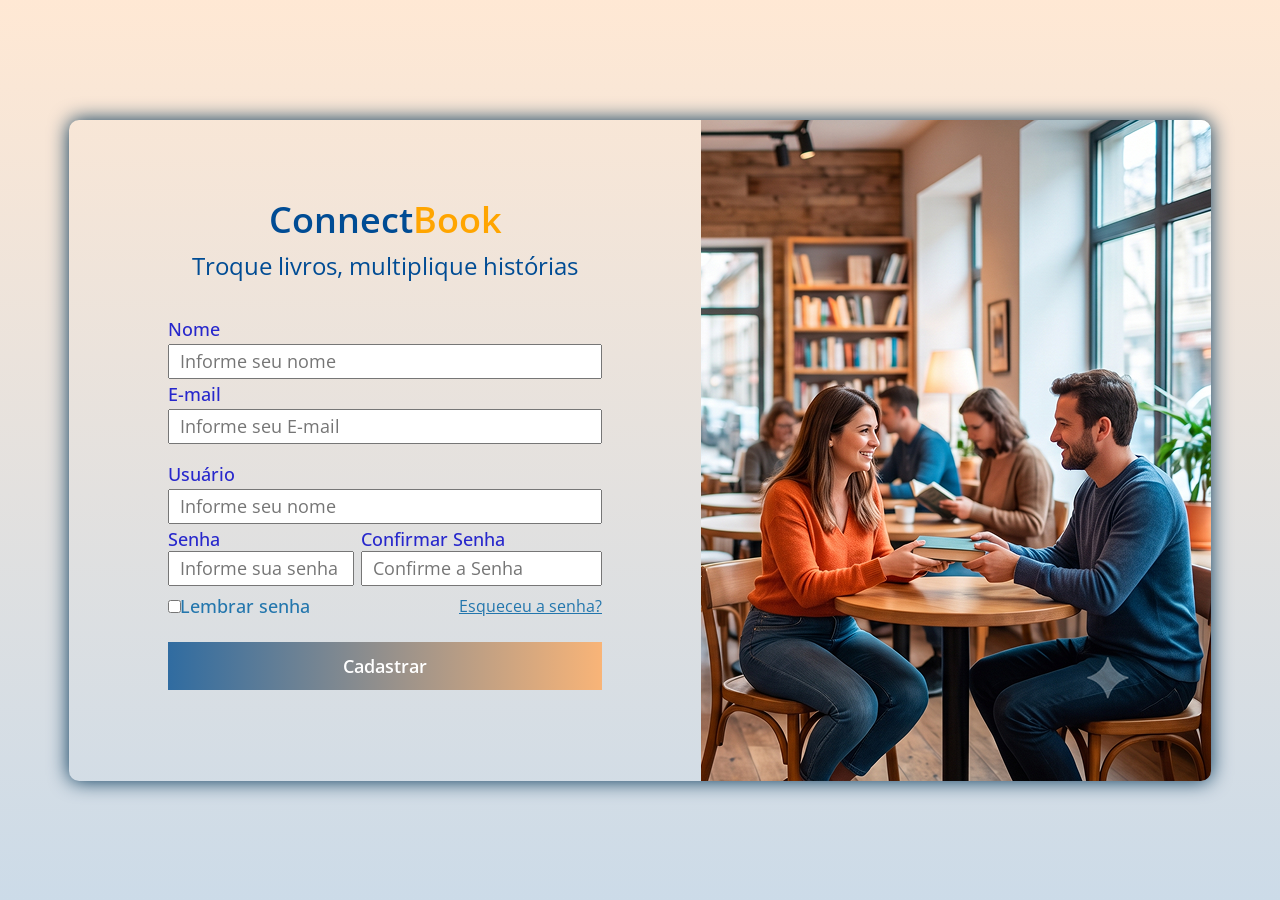
<file: cadastro.html>
<!DOCTYPE html>
<html lang="pt-br">
<head>
    <meta charset="UTF-8">
    <meta name="viewport" content="width=device-width, initial-scale=1.0">
    <link rel="stylesheet" href="cadastro.css">
    <title>Área de Login</title>
</head>
<body>

    <main>

        
        
        <section class="sessao-login">
            <div class="area-titulo">
                <h1>Connect<span>Book</span></h1>
                <h2>Troque livros, multiplique histórias</h2>
            </div>

            <form action="#" method="post" id="form-login">

                <label for="email"> Nome </label>
                <input type="text" id="name" placeholder="Informe seu nome">
                
                <label for="email"> E-mail </label>
                <input type="text" id="email" placeholder="Informe seu E-mail">

                <label for="email"> Usuário </label>
                <input type="text" id="user" placeholder="Informe seu nome">

                <div class="cadastro-senha">
                    <div>
                        <label for="senha"> Senha </label>
                        <input type="password" id="senha" placeholder="Informe sua senha">
                    </div>
                    <div>
                        <label for="senha"> Confirmar Senha </label>
                        <input type="password" id="senha" placeholder="Confirme a Senha">
                    </div>
                </div>

                <div class="links-senha"> 
                    <input type="checkbox" id="lembrar-senha">
                    <label for="lembrar-senha"> Lembrar senha </label>
                    
                    <a href="#" id="link-esqueceu-senha"> Esqueceu a senha? </a>
                </div>

                <button id="btn-acessar"> Cadastrar </button>

            </form>

        </section>

        <section class="sessao-imagem">
            <img src="tela-login.png" alt="Casal numa livraria">
        </section>

    </main>

    
</body>
</html>
</file>
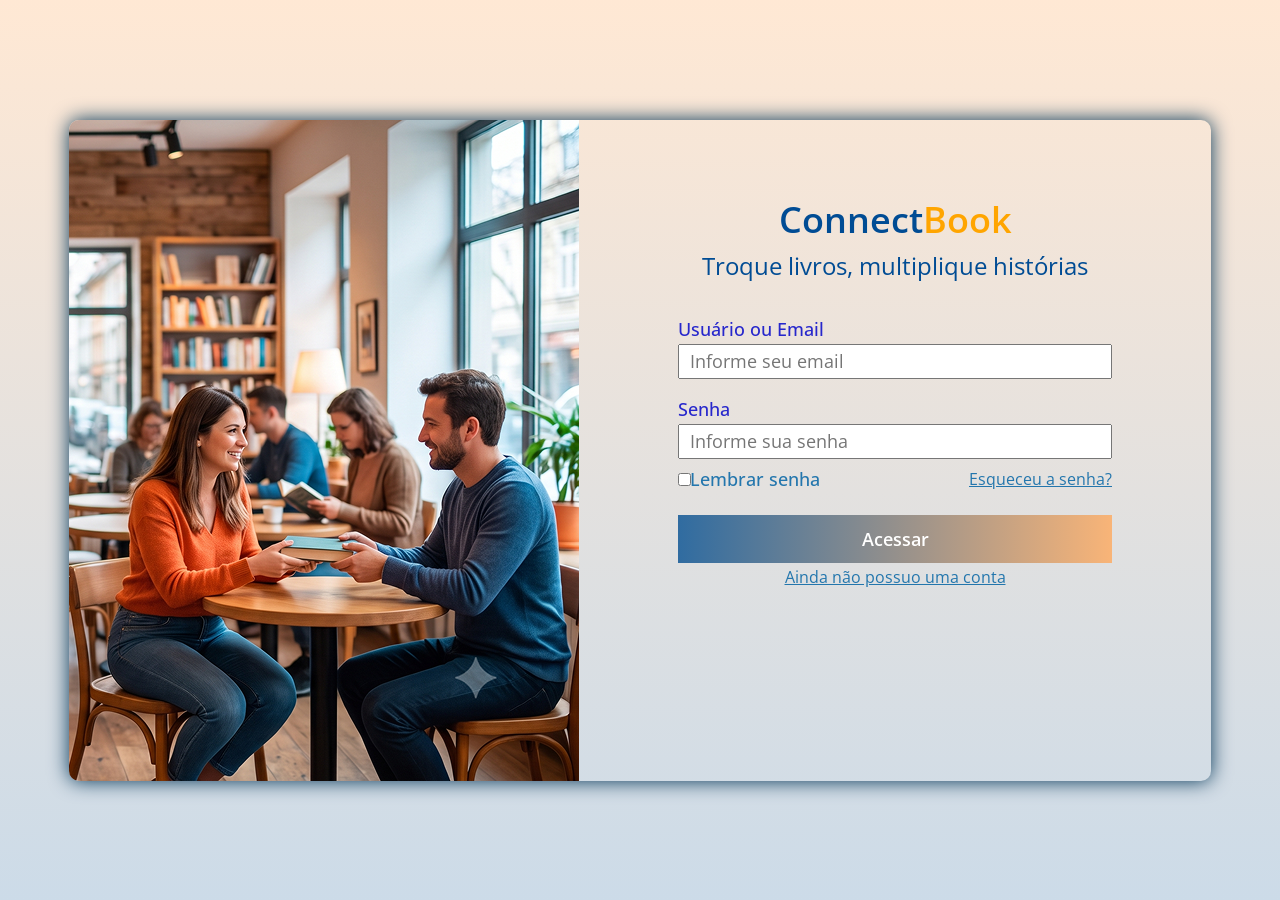
<file: login.html>
<!DOCTYPE html>
<html lang="pt-br">
<head>
    <meta charset="UTF-8">
    <meta name="viewport" content="width=device-width, initial-scale=1.0">
    <link rel="stylesheet" href="login.css">
    <title>Área de Login</title>
</head>
<body>

    <main>

        <section class="sessao-imagem">
            <img src="tela-login.png" alt="Casal numa livraria">
        </section>
        
        <section class="sessao-login">
            <div class="area-titulo">
                <h1>Connect<span>Book</span></h1>
                <h2>Troque livros, multiplique histórias</h2>
            </div>

            <form action="#" method="post" id="form-login">

                <label for="email"> Usuário ou Email</label>
                <input type="text" id="email" placeholder="Informe seu email">
                
                <label for="senha"> Senha </label>
                <input type="password" id="senha" placeholder="Informe sua senha">

                <div class="links-senha"> 
                    <input type="checkbox" id="lembrar-senha">
                    <label for="lembrar-senha"> Lembrar senha </label>
                    
                    <a href="#" id="link-esqueceu-senha"> Esqueceu a senha? </a>
                </div>

                <button id="btn-acessar"> Acessar </button>
                <a href="cadastro.html" id="link-nao-conta"> Ainda não possuo uma conta </a>

            </form>

        </section>

    </main>

    
</body>
</html>
</file>
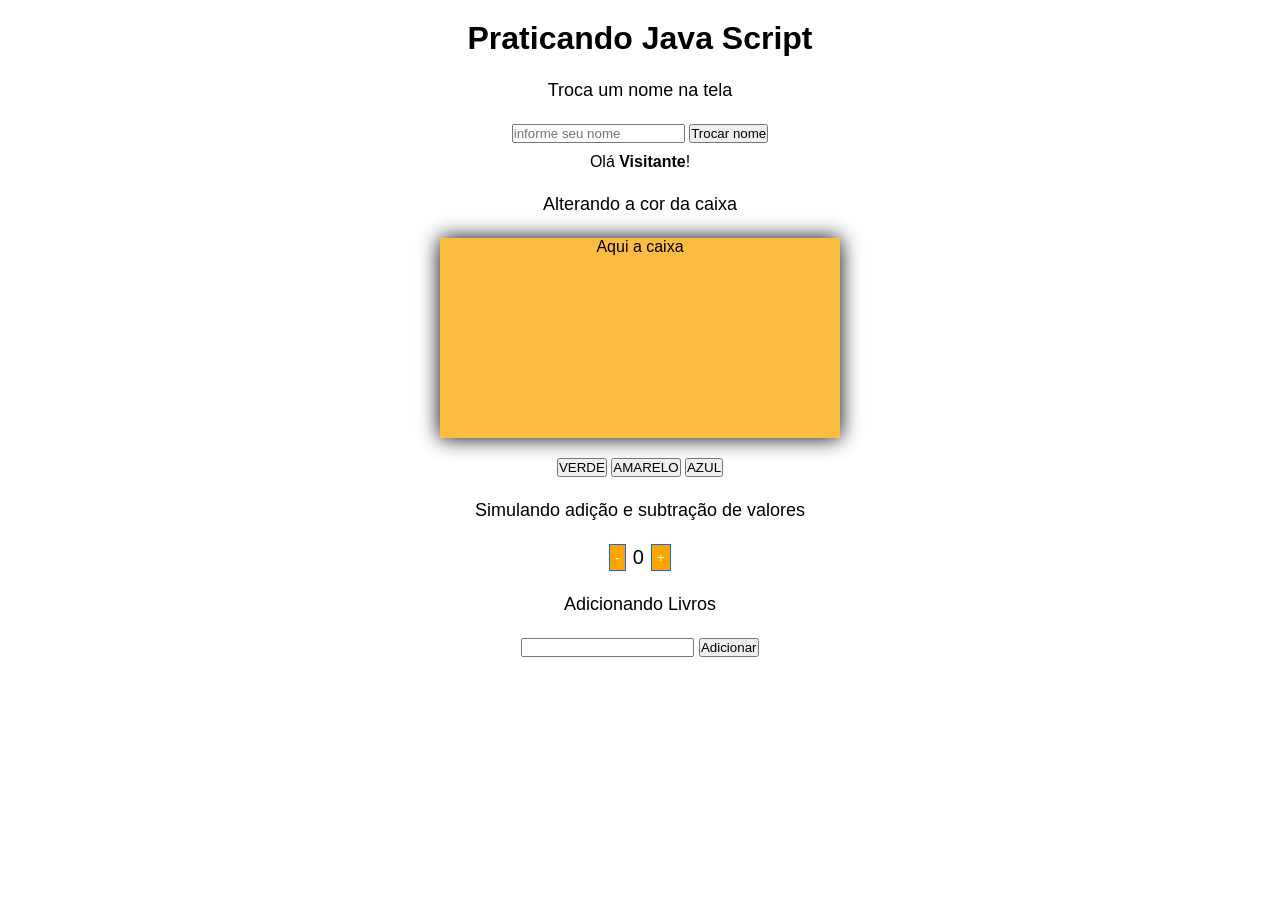
<file: pratcjs/home.html>
<!DOCTYPE html>
<html lang="en">
<head>
    <meta charset="UTF-8">
    <meta name="viewport" content="width=device-width, initial-scale=1.0">
    <link rel="stylesheet" href="home.css">
    <title>Praticando JS</title>
</head>
<body>
     
    <main>
        <h1> Praticando Java Script </h1>
 
         <section>
            <h2>Troca um nome na tela</h2>
            <input type="text" id="nome-entrada" placeholder="informe seu nome">
            <button id="btn-troca">Trocar nome</button>
            <p> Olá <b id="nome-saida">Visitante</b>!</p>
         </section>
         <section>
            <h2>Alterando a cor da caixa</h2>
            <div id="caixa">Aqui a caixa</div>
            <button id="btn_verde">VERDE</button>
            <button id="btn_amarelo">AMARELO</button>
            <button id="btn_azul">AZUL</button>
         </section>
         
         <h2> Simulando adição e subtração de valores </h2>
         <section class="area_add_sub">
            <button id="btn_menos"> - </button>
            <p id="valor_real"> 0 </p>
            <button id="btn_mais"> + </button>
         </section>

         <h2> Adicionando Livros </h2>
         <section class="area-livros">
            <input type="text" id="nome_livro">
            <button id="adiciona_livro">Adicionar</button>
            <ul id="lista_livros">
 
            </ul>
        </section>
 
    </main>
   
    <script src="home.js"></script>
     
</body>
</html>
</file>
<file: cadastro.css>
@import url(login.css);

.cadastro-senha{
    display: flex ;
    gap: 7px;
}

.cadastro-senha input{
    width: 100%;
}

.sessao-imagem img{
    border-radius: 0 10px 10px 0;
}
</file>
<file: login.css>
@import url(style.css);


body{
    background-image: linear-gradient(rgba(255, 141, 40, 20%), rgb(0, 75, 141, 20%) );
    width:100vw;
    height: 100vh;
    display: flex;
    justify-content: center;
    align-items: center;
}

main{
    width: 1142px;
    height: 661px;
    display: flex;
    box-shadow: 0px 0px 20px #013456;
    border-radius: 10px;
}
img{
    
    border-radius: 10px 0 0  10px;
}

.sessao-imagem{
    width: 510px;
    height: 661px;
    display: flex;
    justify-content: center;
    align-items: center;
}

.sessao-login{
    height: 661px;
    width: 632px ;
    display: flex;
    flex-direction: column;
    align-items: center;
}

.area-titulo{
    text-align: center;
}

.area-titulo h1, span{
    font-size: 36px;
    padding-bottom: 5px;
}
.area-titulo h1{
    color: var(--azul-principal);
    font-weight: 600;
}

.area-titulo h2{
    font-size: 24px;
    color: var(--azul-principal);
    font-weight: 400;
}

.area-titulo span{
    color: orange;
}

form{
    display: flex;
    flex-direction: column;
    width: 434px;
    gap: 3px;
}

form input{
    height: 35px;
    padding: 5px 10px;
    font-size: 18px;
}

#email{
    margin-bottom: 15px;
}

button{ 
    margin-top: 15px;
    padding: 12px;
    font-size: 18px;
    background-image: linear-gradient( to right, rgba(0, 75, 141, 80%), rgba(255, 141, 40, 60%) );
    border: none;
    color: #FFF;
    font-size: 18px;
    font-weight: 600;
}

form label{
    color: rgb(39, 39, 204);
    font-size: 18px;
    font-weight: 500;
}

.links-senha{
    display: flex;
    align-items: center;
    justify-content: space-between;
}

.links-senha label {
    position: relative;
    right: 75px;
}

.links-senha label, input, a{
    color: #2376ad;
}

#link-nao-conta{
    text-align: center;
}
</file>
<file: pratcjs/home.css>
*{
    margin: 0;
    padding: 0;
    font-family: sans-serif;
}
 
body{
    width: 100vw;
    height: 100vh;
}
 
main{
    margin: 20px auto;
    width: 75vw;
    text-align: center;
}
 
h2{
    background-color: orange (150, 21, 155);
    border-radius: 10px;
    font-size: 18px;
    font-weight: 400;
    margin: 20px;
    padding: 3px;
}
 
input{
    margin-bottom: 10px;
}
 
#caixa{
    width: 400px;
    height: 200px;
    background-color: rgb(252, 187, 66);
    box-shadow: 0 0 20px;
    margin: 20px auto;
}
 
.btn{
    padding: 5px 10px;
    margin-right: 10px;
}

#btn_mais{

}

#valor_real{

}

#btn_menos{

}

.area_add_sub{
    display: flex;
    align-items: center;
    justify-content: center;
    gap: 7px; 
    font-size: 20px;
}

.area_add_sub button{
    padding: 5px;
    background-color: orange;
    border: 1px solid rgb(16,106,232);
    color: #FFF;
}

.area_add_sub button:hover{
    background-color: red;  
}
</file>
